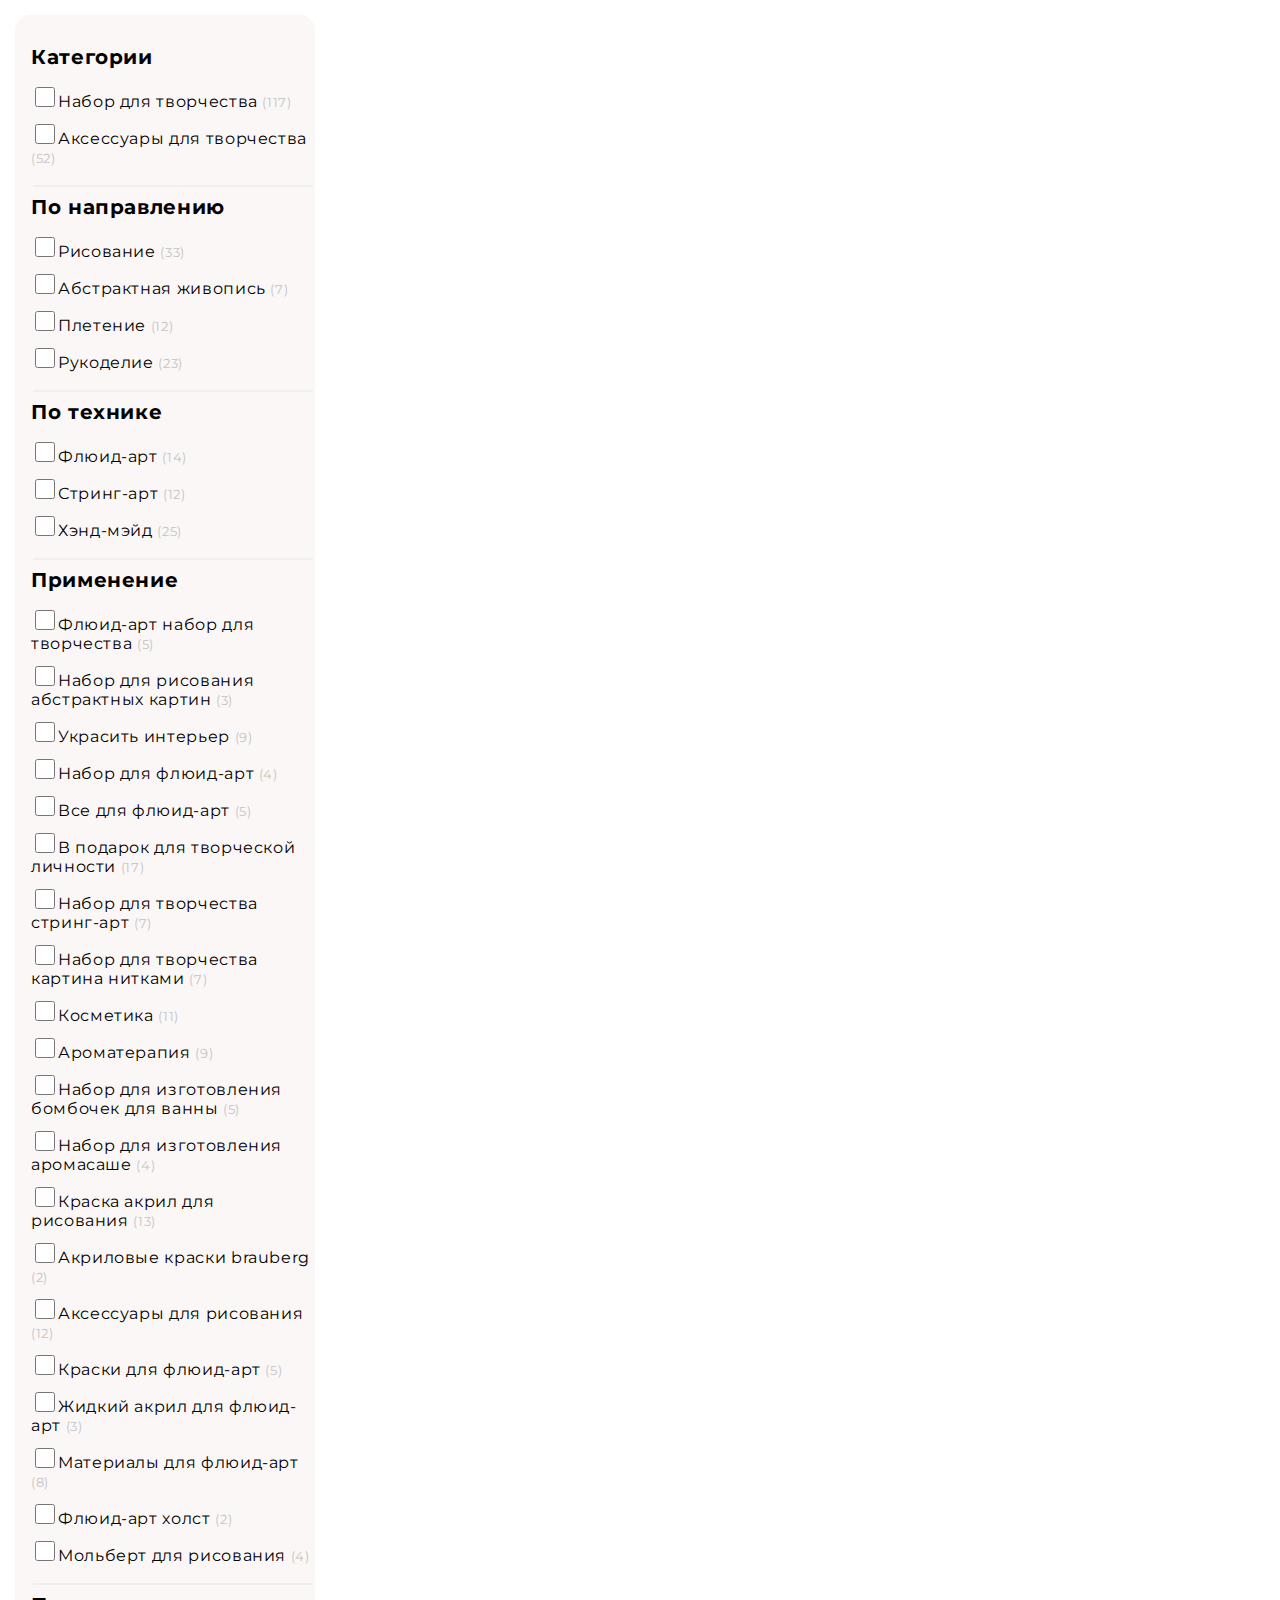
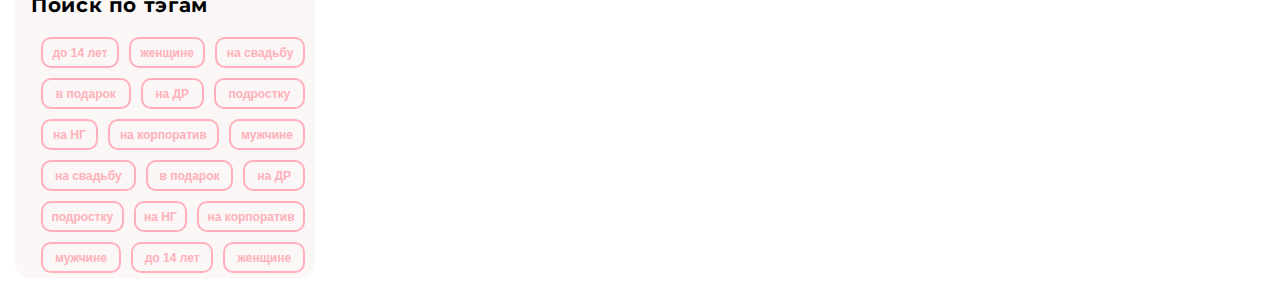
<file: Lesson_8 task_2/index.html>
<!DOCTYPE html>
<html lang="ru">

<head>
    <meta charset="UTF-8">
    <meta http-equiv="X-UA-Compatible" content="IE=edge">
    <meta name="viewport" content="width=device-width, initial-scale=1.0">
    <link rel="stylesheet" href="style.css">
    <link rel="preconnect" href="https://fonts.googleapis.com">
    <link rel="preconnect" href="https://fonts.gstatic.com" crossorigin>
    <link href="https://fonts.googleapis.com/css2?family=Montserrat:wght@400;700&display=swap" rel="stylesheet">
    <title>Document</title>
</head>

<body>
    <div class="wrapper">
        <form class="form">
            <div class="category__wrapper">
                <h3 class="form__item">Категории</h3>
                <label><input type="checkbox">Набор для творчества <span>(117)</span></label>
                <label><input type="checkbox">Аксессуары для творчества <span>(52)</span></label>
            </div>
            <hr class="line">
            <div class="direction__wrapper">
                <h3 class="form__item">По направлению</h3>
                <label><input type="checkbox">Рисование <span>(33)</label>
                <label><input type="checkbox">Абстрактная живопись <span>(7)</span></label>
                <label><input type="checkbox">Плетение <span>(12)</span></label>
                <label><input type="checkbox">Рукоделие <span>(23)</span></label>
            </div>
            <hr class="line">
            <div class="technology__wrapper">
                <h3 class="form__item">По технике</h3>
                <label><input type="checkbox">Флюид-арт <span>(14)</span></label>
                <label><input type="checkbox">Стринг-арт <span>(12)</span></label>
                <label><input type="checkbox">Хэнд-мэйд <span>(25)</span></label>
            </div>
            <hr class="line">
            <div class="application__wrapper">
                <h3 class="form__item">Применение</h3>
                <label><input type="checkbox">Флюид-арт набор для творчества <span>(5)</span></label>
                <label><input type="checkbox">Набор для рисования абстрактных картин <span>(3)</span></label>
                <label><input type="checkbox">Украсить интерьер <span>(9)</span></label>
                <label><input type="checkbox">Набор для флюид-арт <span>(4)</span></label>
                <label><input type="checkbox">Все для флюид-арт <span>(5)</span></label>
                <label><input type="checkbox">В подарок для творческой личности <span>(17)</span></label>
                <label><input type="checkbox">Набор для творчества стринг-арт <span>(7)</span></label>
                <label><input type="checkbox">Набор для творчества картина нитками <span>(7)</span></label>
                <label><input type="checkbox">Косметика <span>(11)</span></label>
                <label><input type="checkbox">Ароматерапия <span>(9)</span></label>
                <label><input type="checkbox">Набор для изготовления бомбочек для ванны <span>(5)</span></label>
                <label><input type="checkbox">Набор для изготовления аромасаше <span>(4)</span></label>
                <label><input type="checkbox">Краска акрил для рисования <span>(13)</span></label>
                <label><input type="checkbox">Акриловые краски brauberg <span>(2)</span></label>
                <label><input type="checkbox">Аксессуары для рисования <span>(12)</span></label>
                <label><input type="checkbox">Краски для флюид-арт <span>(5)</span></label>
                <label><input type="checkbox">Жидкий акрил для флюид-арт <span>(3)</span></label>
                <label><input type="checkbox">Материалы для флюид-арт <span>(8)</span></label>
                <label><input type="checkbox">Флюид-арт холст <span>(2)</span></label>
                <label><input type="checkbox">Мольберт для рисования <span>(4)</span></label>
            </div>
            <hr class="line">
            <h3 class="form__item">Поиск по тэгам</h3>
            <div class="tags__wrapper">
                <button type="submit" class="button">до 14 лет</button>
                <button type="submit" class="button">женщине</button>
                <button type="submit" class="button">на свадьбу</button>
                <button type="submit" class="button">в подарок</button>
                <button type="submit" class="button">на ДР</button>
                <button type="submit" class="button">подростку</button>
                <button type="submit" class="button">на НГ</button>
                <button type="submit" class="button">на корпоратив</button>
                <button type="submit" class="button">мужчине</button>
                <button type="submit" class="button">на свадьбу</button>
                <button type="submit" class="button">в подарок</button>
                <button type="submit" class="button">на ДР</button>
                <button type="submit" class="button">подростку</button>
                <button type="submit" class="button">на НГ</button>
                <button type="submit" class="button">на корпоратив</button>
                <button type="submit" class="button">мужчине</button>
                <button type="submit" class="button">до 14 лет</button>
                <button type="submit" class="button">женщине</button>
            </div>
        </form>
    </div>
</body>

</html>
</file>
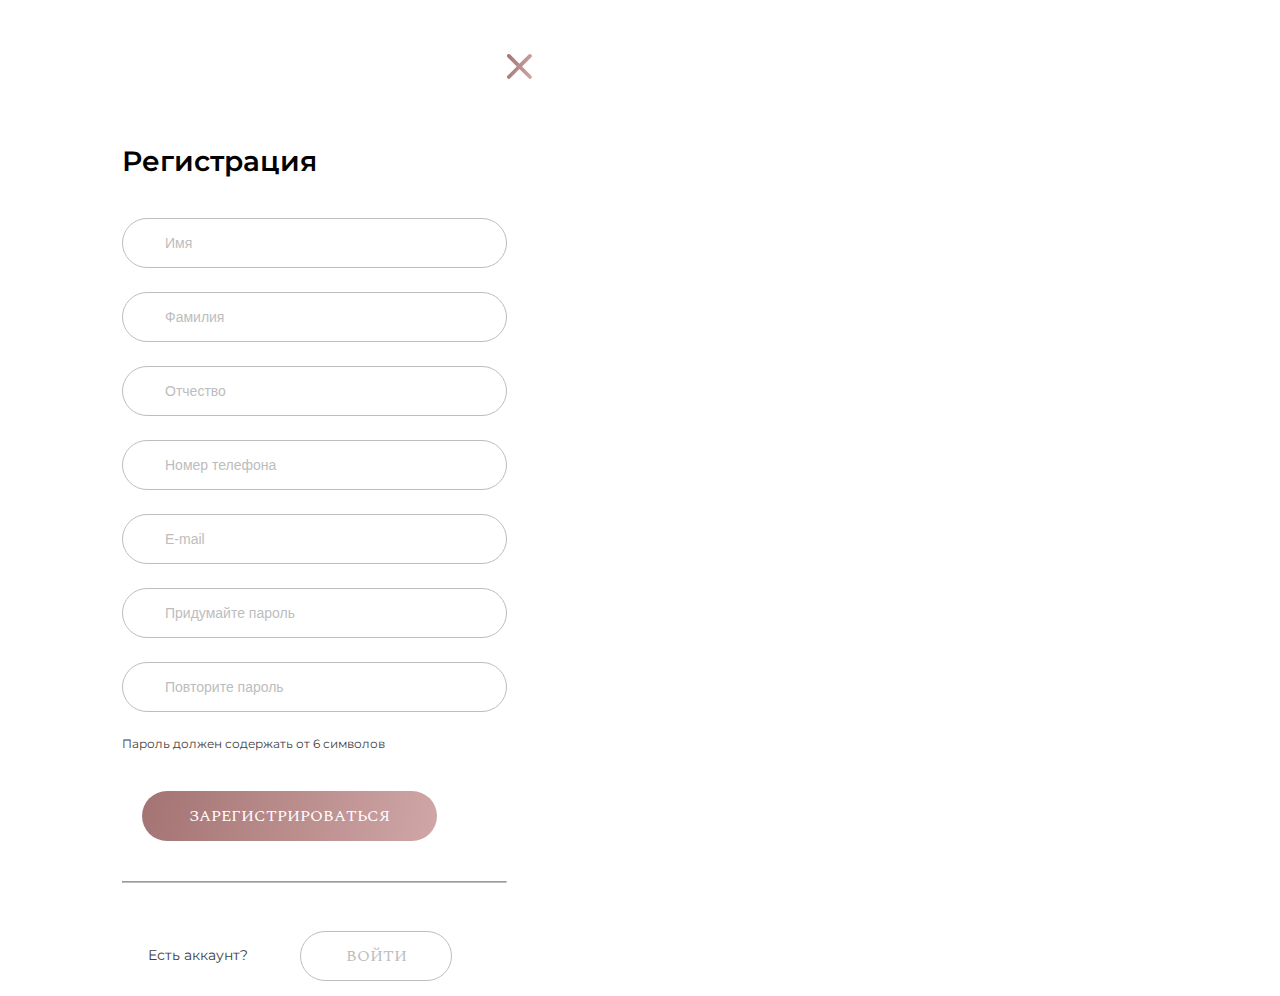
<file: Lesson_8 task_3/index.html>
<!DOCTYPE html>
<html lang="ru">

<head>
    <meta charset="UTF-8">
    <meta http-equiv="X-UA-Compatible" content="IE=edge">
    <meta name="viewport" content="width=device-width, initial-scale=1.0">
    <link rel="stylesheet" href="style.css">
    <link rel="preconnect" href="https://fonts.googleapis.com">
    <link rel="preconnect" href="https://fonts.gstatic.com" crossorigin>
    <link href="https://fonts.googleapis.com/css2?family=Montserrat:wght@400;600&family=Spectral+SC:wght@600&display=swap" rel="stylesheet">
    <title>Document</title>
</head>

<body>
    <form class="form">
        <div class="form__wrapper">
            <h2 class="form__title">Регистрация</h2>
            <input type="text" placeholder="Имя">
            <input type="text" placeholder="Фамилия">
            <input type="text" placeholder="Отчество">
            <input type="tel" placeholder="Номер телефона">
            <input type="email" placeholder="E-mail">
            <input type="password" placeholder="Придумайте пароль">
            <input type="password" placeholder="Повторите пароль">
            <h6 class="form__subscribe">Пароль должен содержать от 6 символов</h6>
            <button type="submit" class="button__registr">Зарегистрироваться</button>
            <hr class="form__line">
            <div class="form__content">
                <h4 class="form__subtitle">Есть аккаунт?</h4>
                <button type="submit" class="button__entrance">войти</button>
            </div>
        </div>
    </form>
</body>

</html>
</file>
<file: Lesson_8 task_2/style.css>
*,
*::before,
*::after {
    box-sizing: border-box;
}

body,
h3 {
    margin: 0;
}

.wrapper {
    padding: 15px;
}

.form {
    width: 300px;
    letter-spacing: 0.04em;
    font-family: 'Montserrat', sans-serif;
    background: #FBF7F6;
    border-radius: 15px;
    padding-top: 30px;
    padding-left: 16px;
}

.form__item {
    font-weight: 700;
    font-size: 20px;
    margin-bottom: 15px;
}

span {
    font-size: 13px;
    color: #C4C4C4;
}

input[type="checkbox"] {
    background: #F9F0EE;
    border: 1px solid #C4C4C4;
    width: 20px;
    height: 20px;
}

label {
    display: inline-block;
    font-size: 16px;
    margin-bottom: 10px;
}

.line {
    width: 280px;
    border: 1px solid #EFEFEF;
}

.button {
    height: 31px;
    display: flex;
    justify-content: center;
    align-items: center;
    border: 2px solid rgba(255, 176, 186, 1);
    border-radius: 10px;
    color: rgba(255, 176, 186, 1);
    background-color: transparent;
    flex: 1 1 auto;
    margin: 5px;
    font-size: 12px;
    font-weight: 700;
}

.tags__wrapper {
    display: flex;
    flex-direction: row;
    flex-wrap: wrap;
    padding: 0 5px;
}
</file>
<file: Lesson_8 task_3/style.css>
html,
body,
div,
span,
h2,
h4,
h6,
form,
label {
    margin: 0;
    padding: 0;
    border: 0;
    font-size: 100%;
    font: inherit;
    vertical-align: baseline;
}

* {
    box-sizing: border-box;
}

body {
    font-family: 'Montserrat', sans-serif;
}

.form {
    width: 600px;
    padding: 15px;
    position: relative;
}

.form::before {
    content: url(Vector.svg);
    position: absolute;
    width: 25px;
    height: 25px;
    right: 69px;
    top: 53px;
}

.form__wrapper {
    padding: 0 107px;
}

.form__title {
    padding-top: 129px;
    margin-bottom: 40px;
    font-size: 28px;
    font-weight: 600;
}

input {
    display: block;
    width: 385px;
    height: 50px;
    border: 1px solid #BDBDBD;
    border-radius: 83px;
    padding-left: 10px;
}

input:not(:last-child) {
    margin-bottom: 24px;
}

::placeholder {
    font-size: 14px;
    color: #BDBDBD;
    padding-left: 32px;
}

.form__subscribe {
    margin-top: 8px;
    font-size: 12px;
    color: #424242;
}

.form__line {
    width: 385px;
    border-bottom: 1px solid #BDBDBD;
}

.button__registr {
    width: 295px;
    height: 50px;
    font-family: 'Spectral SC', serif;
    font-size: 16px;
    margin: 40px 0 40px 20px;
    display: flex;
    justify-content: center;
    align-items: center;
    color: #fff;
    background: linear-gradient(102.48deg, #976464 -29.03%, #CFA5A5 97.75%);
    border-radius: 49px;
    border: none;
    text-transform: uppercase;
}

.form__content {
    display: flex;
    justify-content: space-around;
}

.form__subtitle {
    color: #424242;
    font-size: 14px;
    margin-top: 55px;
}

.button__entrance {
    width: 152px;
    height: 50px;
    text-transform: uppercase;
    border: 1px solid #BDBDBD;
    border-radius: 49px;
    background-color: transparent;
    color: #BDBDBD;
    font-family: 'Spectral SC', serif;
    font-size: 16px;
    margin-top: 40px;
}
</file>
